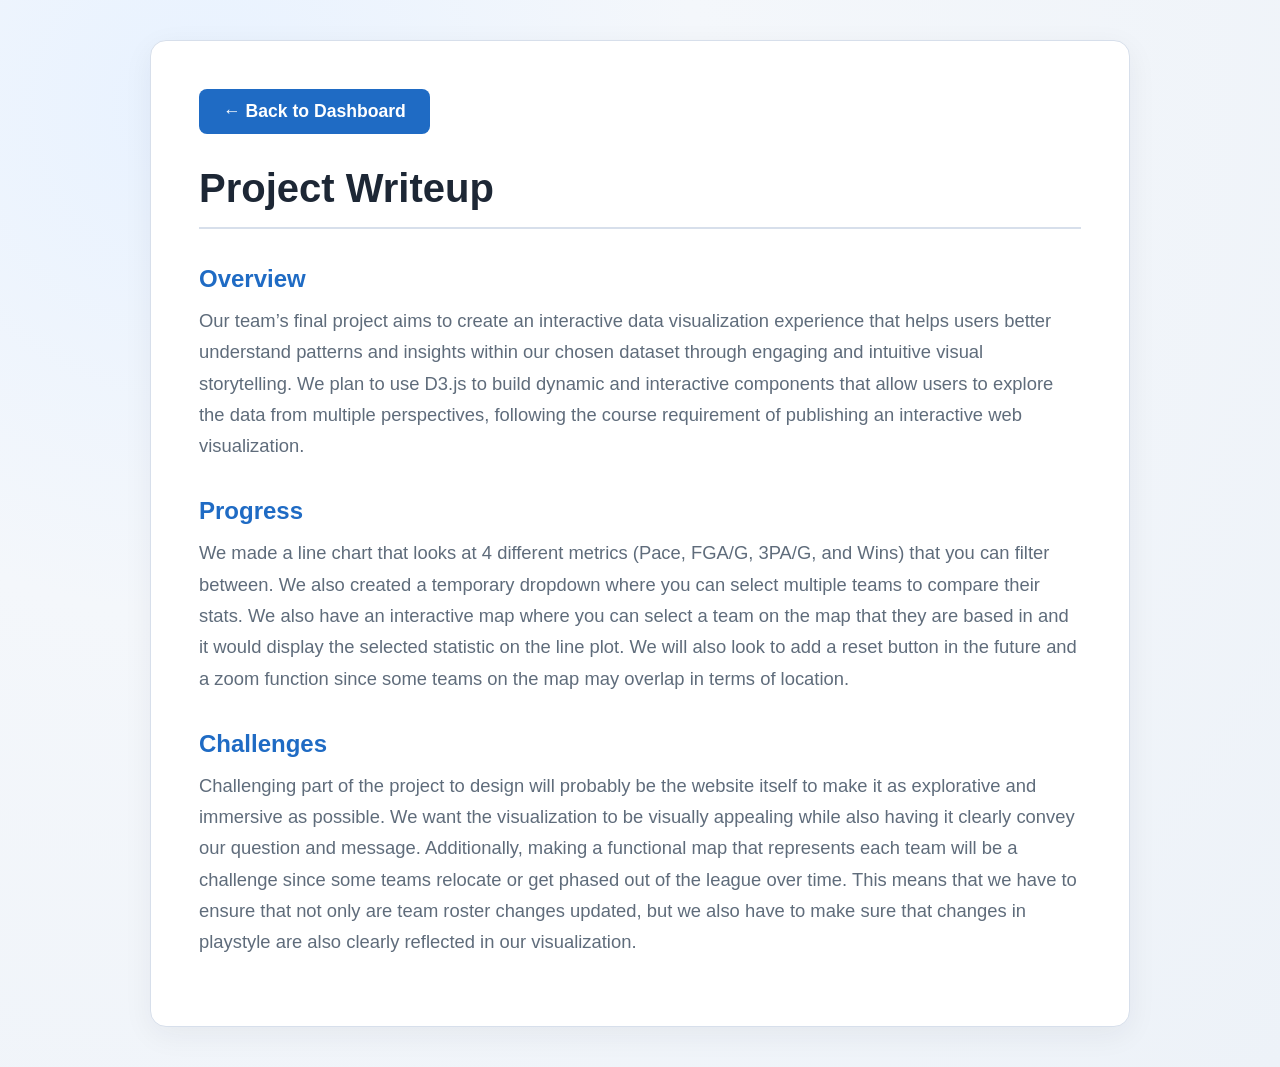
<file: project_writeup.html>
<!DOCTYPE html>
<html lang="en">
<head>
    <meta charset="UTF-8">
    <meta name="viewport" content="width=device-width, initial-scale=1.0">
    <title>Project Writeup</title>
    <style>
        /* Reusing your project's color palette */
        :root {
            --bg: #f4f7fb;
            --surface: #ffffff;
            --text: #1d2735;
            --muted: #5f6c7b;
            --accent: #1f6bc4;
            --border: #d7dfeb;
        }

        * {
            box-sizing: border-box;
        }

        body {
            margin: 0;
            font-family: "Avenir Next", "Segoe UI", sans-serif;
            color: var(--text);
            /* Matching your radial gradient background */
            background: radial-gradient(circle at 15% 10%, #e8f2ff, #f4f7fb 35%, #edf2f8 100%);
            padding: 40px 20px;
            display: flex;
            justify-content: center;
        }

        /* Container styling to create a clean, modern card */
        #writeup {
            background: var(--surface);
            border: 1px solid var(--border);
            border-radius: 16px;
            padding: 48px;
            max-width: 980px; 
            width: 100%;
            box-shadow: 0 8px 30px rgba(29, 39, 53, 0.06);
            position: relative; /* Helps position elements inside */
        }

        /* --- Navigation Button Styles --- */
        .nav-button {
            display: inline-flex;
            align-items: center;
            gap: 8px;
            padding: 12px 24px;
            margin-bottom: 32px;
            border-radius: 8px;
            background-color: var(--accent);
            color: #FFFFFF;
            text-decoration: none;
            font-weight: 600;
            font-size: 1.1rem;
            transition: background-color 0.3s ease, transform 0.2s ease;
        }

        .nav-button:hover {
            background-color: #175399; /* Slightly darker accent blue */
            transform: translateY(-2px);
        }

        #writeup h1 {
            margin-top: 0;
            margin-bottom: 32px;
            font-size: 2.5rem;
            color: var(--text);
            border-bottom: 2px solid var(--border);
            padding-bottom: 16px;
        }

        /* Larger, accent-colored subheadings */
        .writeup-content h2 {
            color: var(--accent);
            font-size: 1.5rem;
            margin-top: 36px;
            margin-bottom: 12px;
        }

        /* Larger text size and increased line height for legibility */
        .writeup-content p {
            color: var(--muted);
            font-size: 1.15rem;
            line-height: 1.7;
            margin-top: 0;
            margin-bottom: 20px;
        }

        /* Mobile responsiveness */
        @media (max-width: 768px) {
            body {
                padding: 16px;
            }
            #writeup { 
                padding: 24px; 
            }
            #writeup h1 { 
                font-size: 2rem; 
            }
            .nav-button {
                padding: 10px 20px;
                font-size: 1rem;
            }
        }
    </style>
</head>
<body>

    <main id="writeup">
        <a href="index.html" class="nav-button">
            ← Back to Dashboard
        </a>

        <h1>Project Writeup</h1>
        
        <div class="writeup-content">
            <h2>Overview</h2>
            <p>
                Our team’s final project aims to create an interactive data visualization experience 
                that helps users better understand patterns and insights within our chosen dataset 
                through engaging and intuitive visual storytelling. We plan to use D3.js to build 
                dynamic and interactive components that allow users to explore the data from multiple 
                perspectives, following the course requirement of publishing an interactive web visualization.
            </p>

            <h2>Progress</h2>
            <p>
                We made a line chart that looks at 4 different metrics (Pace, FGA/G, 3PA/G, and Wins) that you 
                can filter between. We also created a temporary dropdown where you can select multiple teams to 
                compare their stats. We also have an interactive map where you can select a team on the map that 
                they are based in and it would display the selected statistic on the line plot. We will also look 
                to add a reset button in the future and a zoom function since some teams on the map may overlap in
                terms of location.
            </p>

            <h2>Challenges</h2>
            <p>
                Challenging part of the project to design will probably be the website itself to make it as 
                explorative and immersive as possible. We want the visualization to be visually appealing 
                while also having it clearly convey our question and message. Additionally, making a functional 
                map that represents each team will be a challenge since some teams relocate or get phased out of 
                the league over time. This means that we have to ensure that not only are team roster changes updated, 
                but we also have to make sure that changes in playstyle are also clearly reflected in our visualization.

            </p>
        </div>
    </main>

</body>
</html>
</file>
